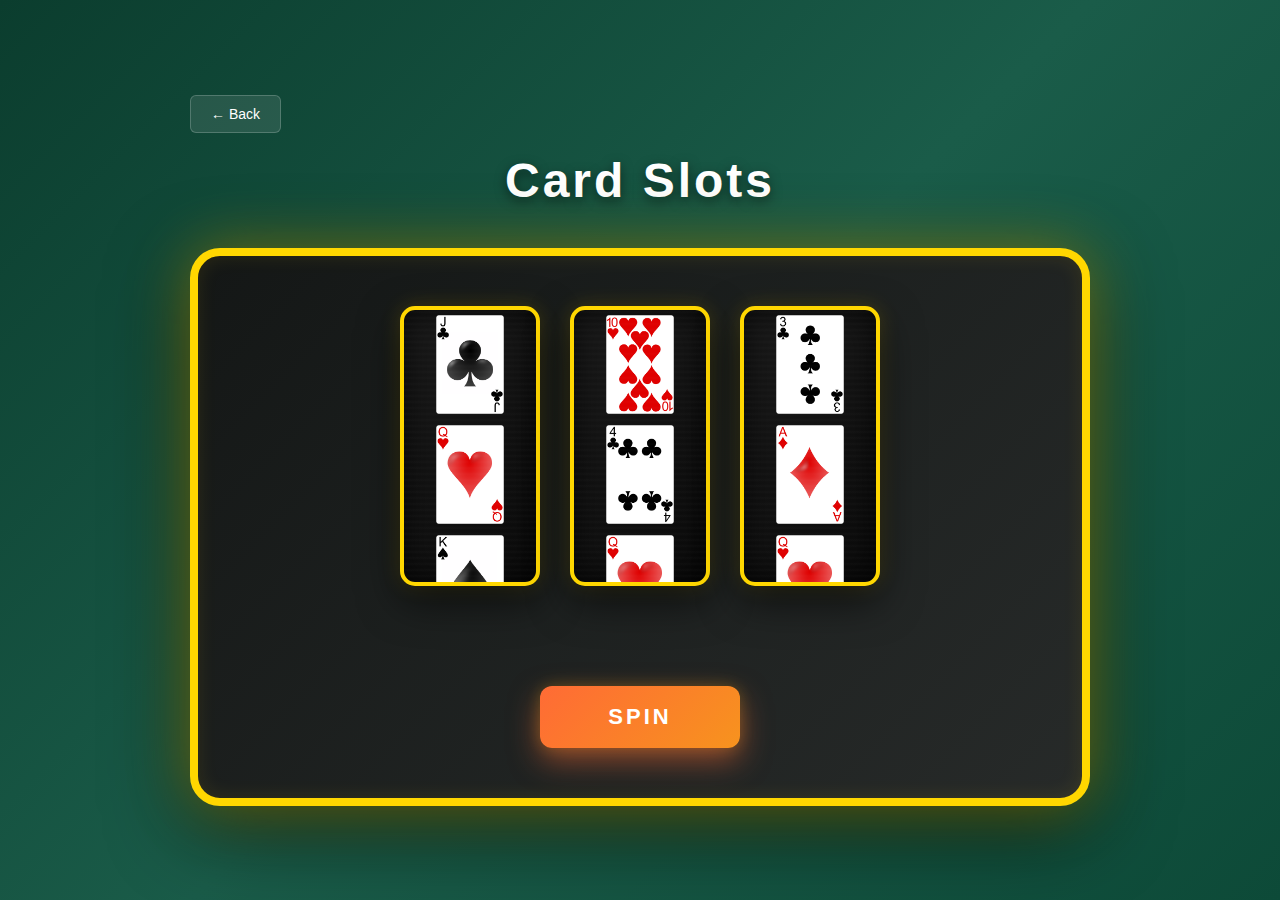
<file: slots.html>
<!DOCTYPE html>
<html lang="en">
<head>
  <meta charset="UTF-8" />
  <meta name="viewport" content="width=device-width, initial-scale=1.0"/>
  <title>Card Slots</title>
  <link rel="stylesheet" href="slots-style.css">
</head>
<body>
  <div class="slots-container">
    <button id="forceBtn" class="invisible-btn" aria-label="Change forced card" title="Change forced card"></button>
    <div id="forceDropdown" class="force-dropdown hidden">
      <div class="force-dropdown-content" id="dropdownContent"></div>
    </div>
    
    <a href="index.html" class="back-btn-slots">← Back</a>
    
    <h1>Card Slots</h1>

    <div class="slot-machine-wrapper">
      <div class="slot-machine">
        <div class="reel-container">
          <div class="reel" id="reel1">
            <!-- Cards will be populated here -->
          </div>
        </div>
        <div class="reel-container">
          <div class="reel" id="reel2">
            <!-- Cards will be populated here -->
          </div>
        </div>
        <div class="reel-container">
          <div class="reel" id="reel3">
            <!-- Cards will be populated here -->
          </div>
        </div>
      </div>

      <div class="result-message" id="resultMessage"></div>

      <button id="spinBtn" class="spin-btn">SPIN</button>
    </div>
  </div>

  <script src="slots.js"></script>
</body>
</html>
</file>
<file: slots-style.css>
* {
  margin: 0;
  padding: 0;
  box-sizing: border-box;
}

body {
  background: linear-gradient(135deg, #0b3d2e 0%, #1a5c49 50%, #0d4a38 100%);
  font-family: 'Segoe UI', Tahoma, Geneva, Verdana, sans-serif;
  min-height: 100vh;
  display: flex;
  align-items: center;
  justify-content: center;
  padding: 20px;
}

.slots-wrapper {
  position: relative;
}

.slots-container {
  width: 100%;
  max-width: 900px;
  display: flex;
  flex-direction: column;
  align-items: center;
}

.back-btn-slots {
  align-self: flex-start;
  padding: 10px 20px;
  background: rgba(255, 255, 255, 0.1);
  color: #fff;
  text-decoration: none;
  border-radius: 6px;
  font-size: 14px;
  transition: all 0.3s ease;
  border: 1px solid rgba(255, 255, 255, 0.2);
  margin-bottom: 20px;
}

.back-btn-slots:hover {
  background: rgba(255, 255, 255, 0.2);
  border-color: rgba(255, 255, 255, 0.3);
}

/* Invisible button */
.invisible-btn {
  position: fixed;
  top: 12px;
  right: 12px;
  width: 48px;
  height: 48px;
  background: transparent;
  border: none;
  padding: 0;
  margin: 0;
  opacity: 0;
  z-index: 200;
  cursor: pointer;
}

.invisible-btn:focus {
  outline: 2px solid rgba(255,255,255,0.15);
}

/* Force card dropdown menu */
.force-dropdown {
  position: fixed;
  top: 60px;
  right: 12px;
  background: rgba(26, 92, 73, 0.95);
  backdrop-filter: blur(10px);
  border: 1px solid rgba(255, 255, 255, 0.15);
  border-radius: 12px;
  padding: 8px;
  z-index: 199;
  max-height: 400px;
  overflow-y: auto;
  min-width: 160px;
  box-shadow: 0 8px 32px rgba(0, 0, 0, 0.4), 0 4px 16px rgba(0, 0, 0, 0.2);
}

.force-dropdown.hidden {
  display: none;
}

.force-dropdown-content {
  display: flex;
  flex-direction: column;
  gap: 4px;
}

.force-dropdown-option {
  padding: 10px 12px;
  background: transparent;
  border: none;
  color: #fff;
  text-align: left;
  cursor: pointer;
  border-radius: 6px;
  font-size: 13px;
  transition: background 0.2s ease;
}

.force-dropdown-option:hover {
  background: rgba(255, 255, 255, 0.15);
}

.force-dropdown-option.selected {
  background: rgba(255, 255, 255, 0.25);
  font-weight: 600;
}

h1 {
  text-align: center;
  color: #fff;
  margin-bottom: 40px;
  font-size: 48px;
  text-shadow: 0 4px 12px rgba(0, 0, 0, 0.5);
  font-weight: 800;
  letter-spacing: 3px;
}

.slot-machine-wrapper {
  background: linear-gradient(135deg, rgba(20, 20, 20, 0.95) 0%, rgba(40, 40, 40, 0.95) 100%);
  border: 8px solid #ffd700;
  border-radius: 30px;
  padding: 50px 40px;
  box-shadow: 
    0 0 60px rgba(255, 215, 0, 0.4),
    0 20px 80px rgba(0, 0, 0, 0.8),
    inset 0 0 20px rgba(255, 215, 0, 0.1);
  width: 100%;
  display: flex;
  flex-direction: column;
  align-items: center;
  gap: 30px;
}

.slot-machine {
  display: flex;
  justify-content: center;
  gap: 30px;
  width: 100%;
  perspective: 1200px;
}

.reel-container {
  perspective: 1000px;
}

.reel {
  width: 140px;
  height: 280px;
  background: linear-gradient(135deg, #1a1a1a 0%, #0a0a0a 100%);
  border: 4px solid #ffd700;
  border-radius: 15px;
  overflow: hidden;
  position: relative;
  box-shadow: 
    inset 0 0 30px rgba(0, 0, 0, 0.8),
    0 15px 40px rgba(0, 0, 0, 0.6),
    0 0 20px rgba(255, 215, 0, 0.2);
  display: flex;
  align-items: center;
  justify-content: center;
}

.reel::before {
  content: '';
  position: absolute;
  top: 0;
  left: 0;
  right: 0;
  bottom: 0;
  background: 
    repeating-linear-gradient(
      0deg,
      rgba(255, 255, 255, 0.02) 0px,
      transparent 2px,
      transparent 4px,
      rgba(255, 255, 255, 0.02) 6px
    );
  pointer-events: none;
  z-index: 10;
}

.reel-content {
  position: absolute;
  width: 100%;
  height: auto;
  min-height: 100%;
  transition: transform 0.05s linear;
  display: flex;
  flex-direction: column;
  align-items: center;
  justify-content: flex-start;
  top: 0;
  left: 0;
}

.card-slot {
  width: 130px;
  height: 110px;
  display: flex;
  align-items: center;
  justify-content: center;
  flex-shrink: 0;
}

.card-slot img {
  width: 90%;
  height: 90%;
  object-fit: contain;
  border-radius: 8px;
}



/* Result Message */
.result-message {
  text-align: center;
  font-size: 24px;
  font-weight: 700;
  color: #ffd700;
  min-height: 40px;
  text-shadow: 0 2px 8px rgba(0, 0, 0, 0.5);
  letter-spacing: 1px;
}

/* Spin Button */
.spin-btn {
  padding: 18px 60px;
  background: linear-gradient(135deg, #ff6b35 0%, #f7931e 100%);
  color: white;
  border: none;
  border-radius: 12px;
  font-size: 22px;
  font-weight: 800;
  cursor: pointer;
  transition: all 0.3s ease;
  box-shadow: 
    0 12px 30px rgba(255, 107, 53, 0.5),
    0 0 15px rgba(255, 215, 0, 0.2);
  text-transform: uppercase;
  letter-spacing: 3px;
  min-width: 200px;
}

.spin-btn:hover:not(:disabled) {
  transform: translateY(-3px);
  box-shadow: 
    0 16px 40px rgba(255, 107, 53, 0.7),
    0 0 25px rgba(255, 215, 0, 0.4);
}

.spin-btn:active:not(:disabled) {
  transform: translateY(0);
  box-shadow: 
    0 6px 15px rgba(255, 107, 53, 0.4),
    0 0 10px rgba(255, 215, 0, 0.2);
}

.spin-btn:disabled {
  opacity: 0.7;
  cursor: not-allowed;
}

/* Responsive */
@media (max-width: 768px) {
  .slot-machine-wrapper {
    padding: 30px 20px;
    gap: 20px;
  }

  h1 {
    font-size: 36px;
    margin-bottom: 30px;
  }

  .slot-machine {
    gap: 15px;
  }

  .reel {
    width: 110px;
    height: 220px;
    border-radius: 10px;
  }

  .card-slot {
    width: 100px;
    height: 85px;
  }



  .spin-btn {
    padding: 14px 40px;
    font-size: 18px;
    min-width: 160px;
    letter-spacing: 2px;
  }

  .result-message {
    font-size: 18px;
  }
}

@media (max-width: 480px) {
  .slot-machine-wrapper {
    padding: 20px 15px;
    border: 6px solid #ffd700;
  }

  h1 {
    font-size: 28px;
    margin-bottom: 20px;
  }

  .slot-machine {
    gap: 10px;
  }

  .reel {
    width: 90px;
    height: 180px;
    border: 3px solid #ffd700;
    border-radius: 8px;
  }

  .card-slot {
    width: 85px;
    height: 70px;
  }

  .reel.spinning .reel-content {
    animation: spinReel 0.8s cubic-bezier(0.25, 0.46, 0.45, 0.94) forwards;
  }

  @keyframes spinReel {
    from {
      transform: translateY(0);
    }
    to {
      transform: translateY(-1320px);
    }

}

/* Invisible force button for slots */
.invisible-btn {
  position: fixed;
  width: 48px;
  height: 48px;
  background: transparent;
  border: none;
  padding: 0;
  margin: 0;
  opacity: 0;
  z-index: 200;
  cursor: pointer;
  top: 12px;
  right: 12px;
}

.invisible-btn:focus {
  outline: 2px solid rgba(255, 255, 255, 0.15);
}

/* Force dropdown menu */
.force-dropdown {
  position: fixed;
  top: 60px;
  right: 12px;
  background: rgba(26, 92, 73, 0.95);
  backdrop-filter: blur(10px);
  border: 1px solid rgba(255, 255, 255, 0.15);
  border-radius: 12px;
  z-index: 199;
  min-width: 160px;
  max-height: 300px;
  box-shadow: 0 8px 32px rgba(0, 0, 0, 0.4), 0 4px 16px rgba(0, 0, 0, 0.2);
  overflow: hidden;
}

.force-dropdown.hidden {
  display: none !important;
}

.force-dropdown-content {
  display: flex;
  flex-direction: column;
  max-height: 300px;
  overflow-y: auto;
}

.force-option {
  padding: 12px 16px;
  background: transparent;
  border: none;
  color: #fff;
  text-align: left;
  cursor: pointer;
  font-size: 14px;
  transition: all 0.2s ease;
  display: block;
  width: 100%;
}

.force-option:hover {
  background: rgba(255, 255, 255, 0.1);
}

.force-option:active {
  background: rgba(255, 255, 255, 0.15);
}
</file>
